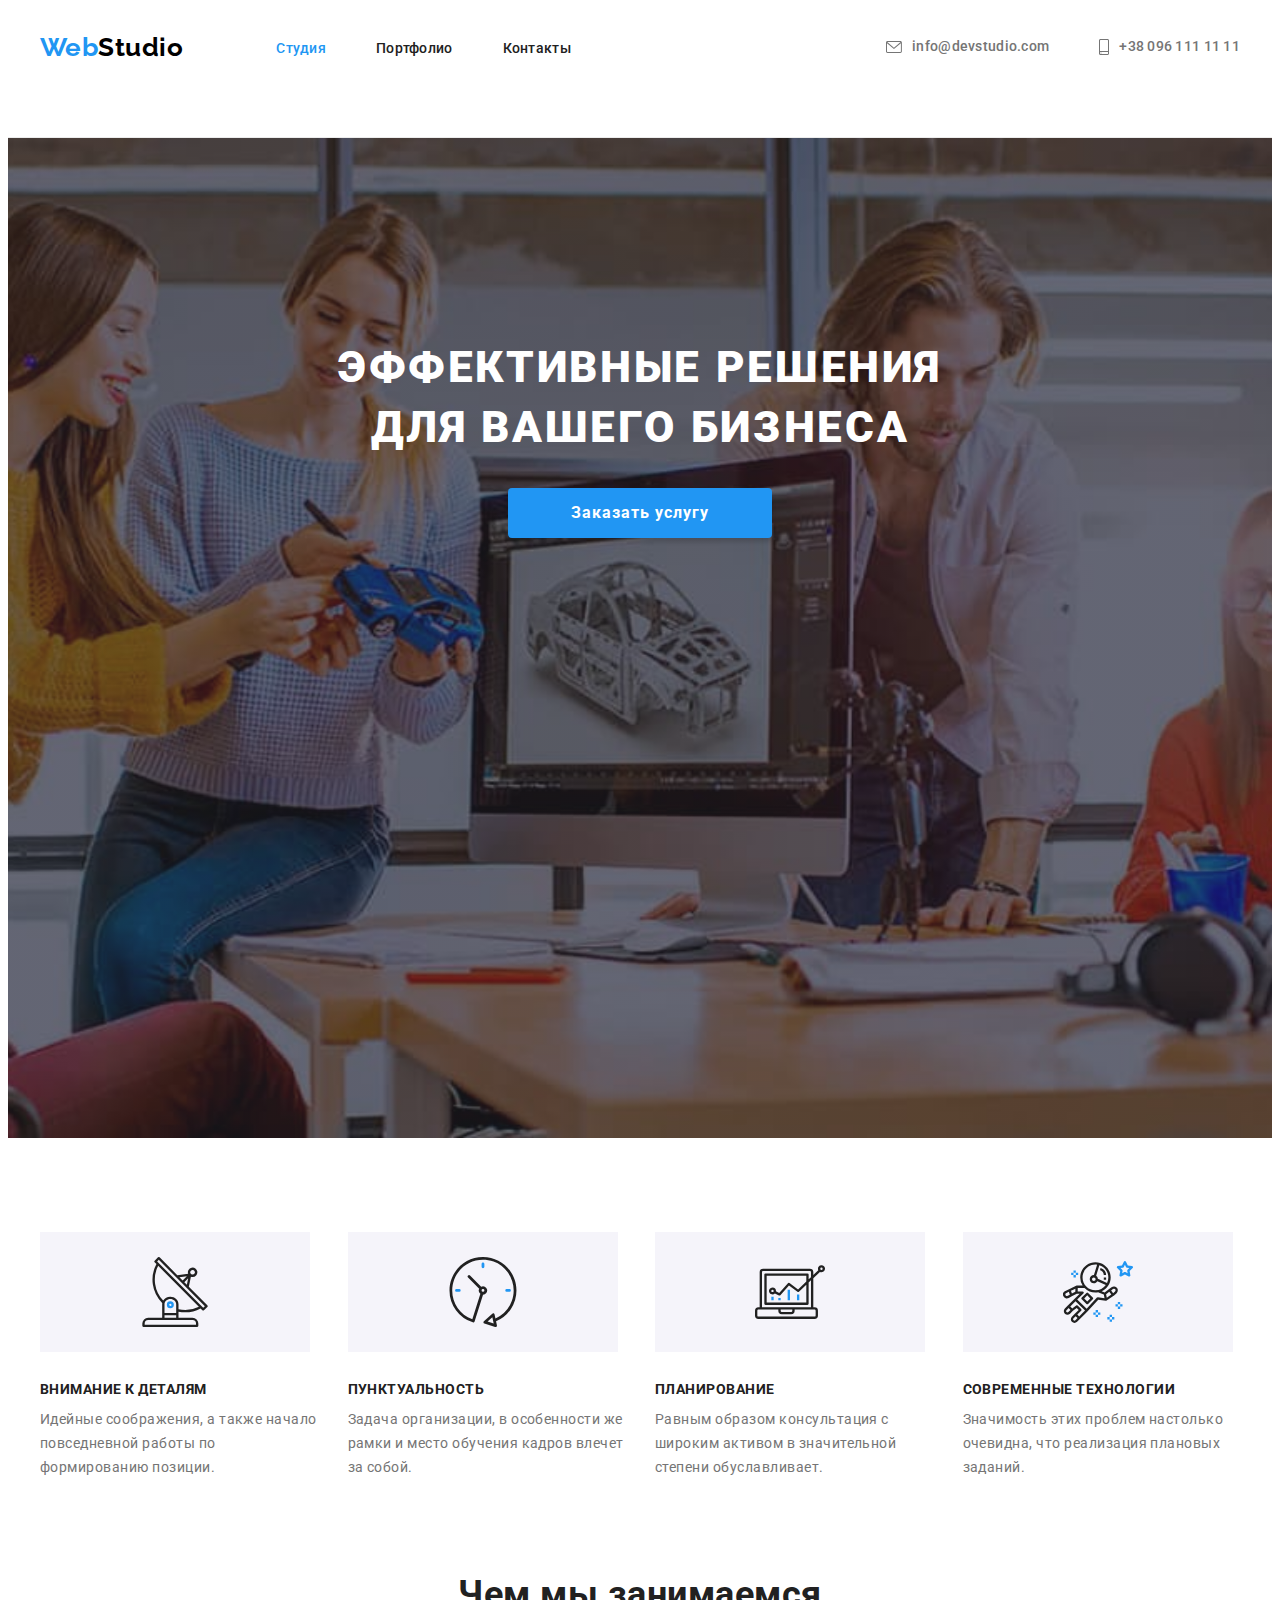
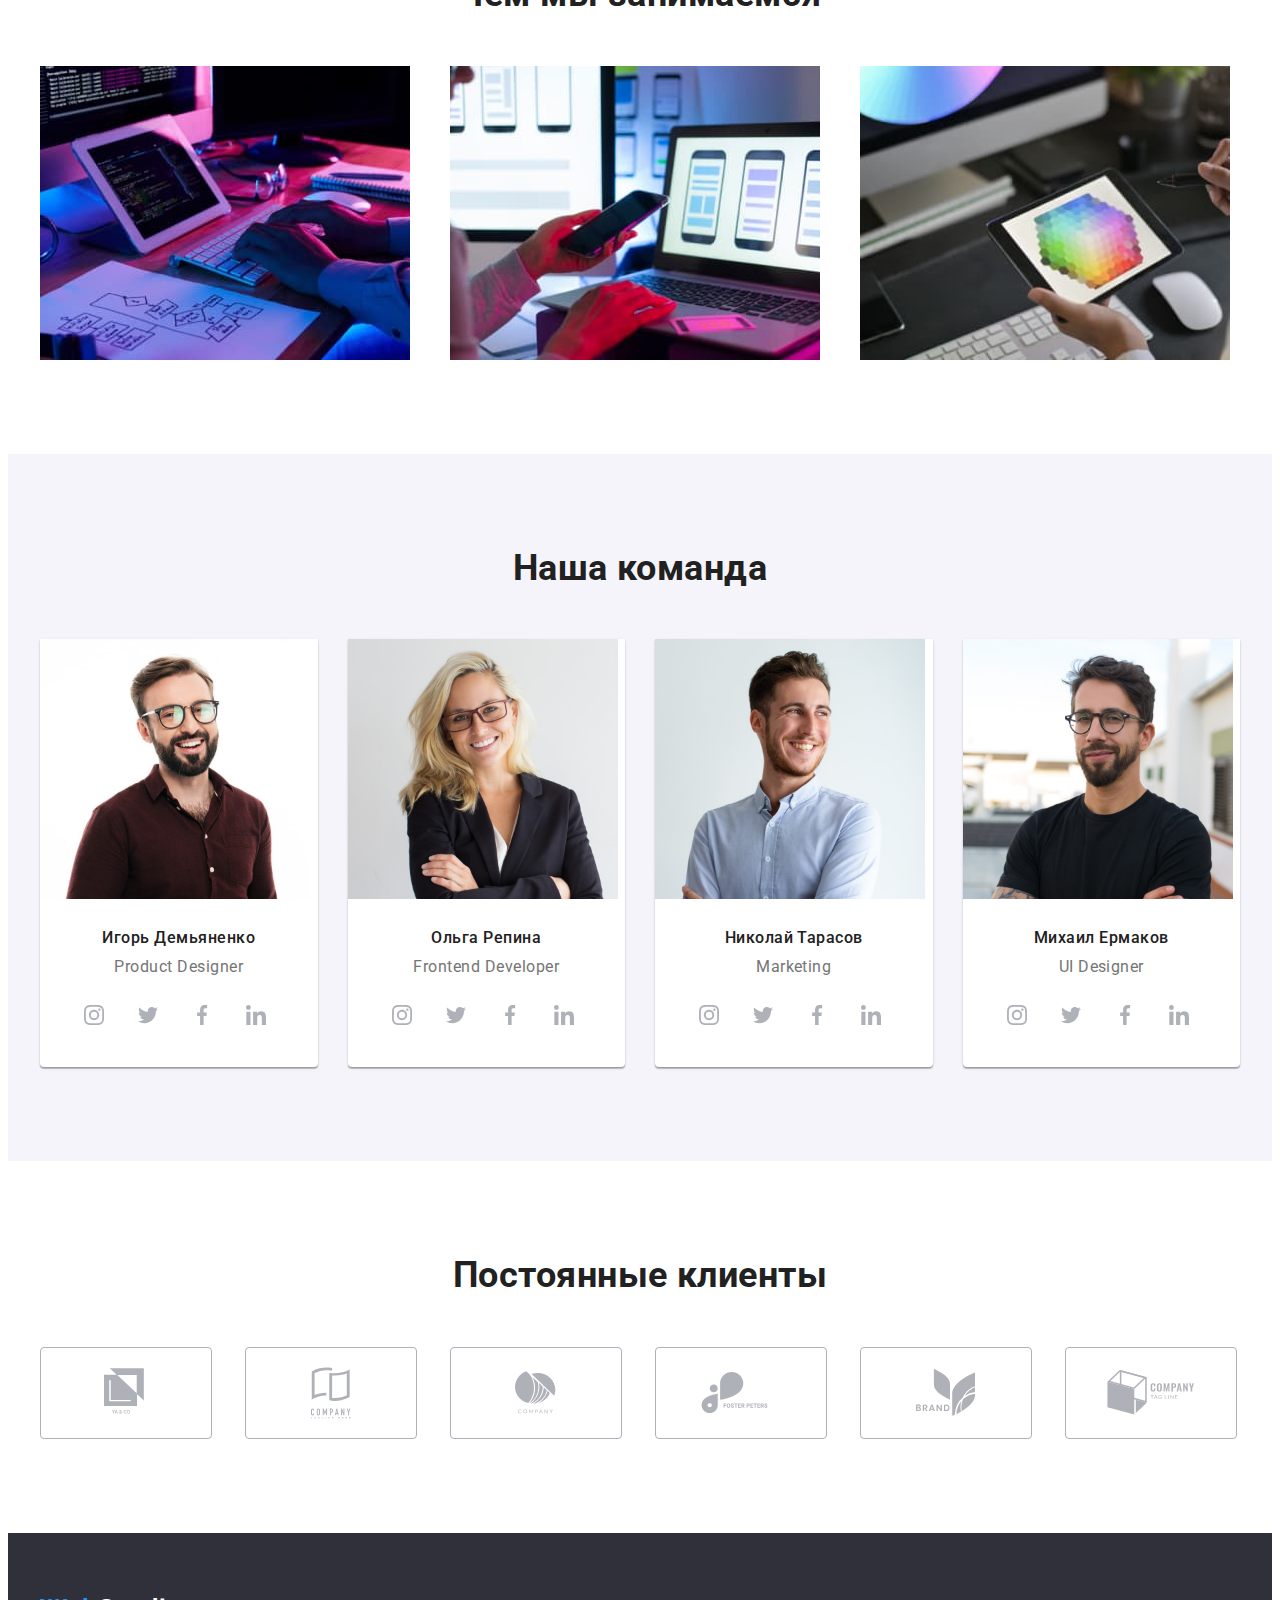
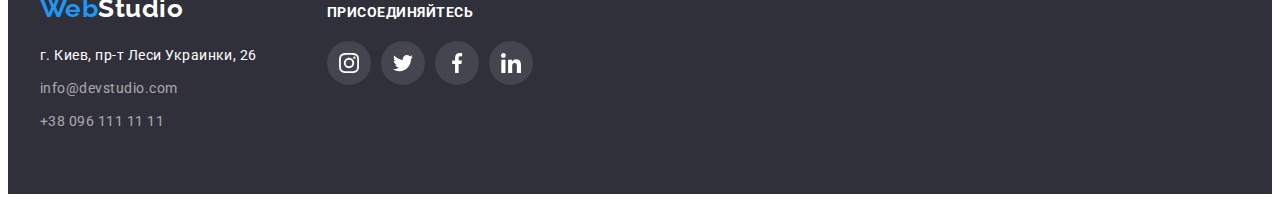
<file: index.html>
<!DOCTYPE html>
<html lang="ru">
<head>
    <meta charset="UTF-8">
    <meta name="viewport" content="width=device-width, initial-scale=1.0">
    <title>WebStudio</title>
    <link rel="stylesheet" href="https://cdnjs.cloudflare.com/ajax/libs/modern-normalize/0.2.0/modern-normalize.css" integrity="sha512-oxqL25oMBPTFLK5OOR4U/Y//5oyc+3B8MJVTuGD2FLdyA+VXlhKMyQ7YjHNSI5+CLk0UdMLw1lV64dDuT1Batw==" crossorigin="anonymous" />
    <link rel="stylesheet" href="./css/style.css">
    <link rel="preconnect" href="https://fonts.gstatic.com">
    <link href="https://fonts.googleapis.com/css2?family=Raleway:wght@700&family=Roboto:wght@400;500;700;900&display=swap" rel="stylesheet">
</head>

<body>

    <header class="header">
       <div class="container">
            <nav class="header-nav">
                <a href="./index.html" class="header-logo">Web<span>Studio</span></a>
                <ul class="header-pages">
                    <li class="hd-page"><a href="./index.html" class="current">Студия</a></li>
                    <li class="hd-page"><a href="./portfolio.html">Портфолио</a></li>
                    <li class="hd-page"><a href="">Контакты</a></li>
                </ul>
            </nav>
                <ul class="header-contacts">
                    <li class="hd-contact">
                        <a href="mailto:info@devstudio.com">
                            <svg class="contact-icon" width="16px" height="12px">
                                <use href="./images/icons.svg#mail"></use>
                            </svg>info@devstudio.com
                        </a>
                    </li>
                    <li class="hd-contact"><a href="tel:+380961111111">
                        <svg class="contact-icon" width="10px" height="16px">
                            <use href="./images/icons.svg#phone"></use>
                        </svg>+38 096 111 11 11</a>
                    </li>
                </ul>  
        </div>      
    </header>

    <main>
     <!--Герой-->
        <section class="hero">
           <h1 class="hero-title">Эффективные решения <br> для вашего бизнеса</h1>
           <a href="" class="hero-btn">Заказать услугу</a>
        </section>
     <!--Преимущества-->
        <section class="features">
            <div class="container">
                <h2 class="visually-hidden">Наши преимущества</h2>               
                <ul class="features-list grid">
                    <li>
                       <div class="feature-icon">
                        <svg  width="70px" height="70px">
                            <use href="./images/icons.svg#antenna"></use>
                        </svg>
                       </div>
                        <h3>Внимание к деталям</h3>
                        <p>Идейные соображения, а также начало повседневной работы по формированию позиции.</p>
                    </li>
                    <li>
                        <div class="feature-icon">
                            <svg  width="70px" height="70px">
                                <use href="./images/icons.svg#clock"></use>
                            </svg>
                           </div>
                        <h3>Пунктуальность</h3>
                        <p>Задача организации, в особенности же рамки и место обучения кадров влечет за собой.</p>
                    </li>  
                    <li>
                        <div class="feature-icon">
                            <svg  width="70px" height="70px">
                                <use href="./images/icons.svg#diagram"></use>
                            </svg>
                           </div>
                        <h3>Планирование</h3>
                        <p>Равным образом консультация с широким активом в значительной степени обуславливает.</p>
                    </li>
                    <li>
                        <div class="feature-icon">
                            <svg  width="70px" height="70px">
                                <use href="./images/icons.svg#astronaut"></use>
                            </svg>
                           </div>
                        <h3>Современные технологии</h3>
                        <p>Значимость этих проблем настолько очевидна, что реализация плановых заданий.</p>
                    </li>
                </ul>
        </div>
        </section>
     <!--Чем занимаемся-->
        <section class="specialty">
            <div class="container">
                <h2 class="specialty-title">Чем мы занимаемся</h2>
                <ul class="specialty-list grid">        
                    <li><div class="thumb">
                            <img class="img" src="./images/osobenosti/programer-working.jpg" 
                            alt="Программист работает в офисе за столом" 
                            width="370" height="294">
                        </div>
                    </li>

                    <li><div class="thumb">
                            <img class="img" src="./images/osobenosti/phone-designer.jpg" 
                            alt="Веб-дизайнер разрабатывает интерфейс приложения для смартфонов" 
                            width="370" height="294"> 
                        </div>
                    </li>

                    <li><div class="thumb">
                            <img class="img" src="./images/osobenosti/color-design.jpg" 
                            alt="Веб-дизайнер выбирает цвет на графическом планшете" 
                            width="370" height="294">
                        </div>
                    </li>
                </ul>
            </div>
        </section>
     <!--Наша команда-->
        <section class="our-team">
            <div class="container">
                <h2 class="team-title">Наша команда</h2>
                <ul class="team-list grid">
                    <li>
                        <img src="./images/komanda/ihor-demiyanenko.jpg" 
                        alt="Участник команды" width="270" height="260">
                        <div class="team-list-content">
                            <h3>Игорь Демьяненко</h3>
                            <p>Product Designer</p>
                            <ul class="team social-links">
                                <li><a href="" alt="Instagram"> 
                                        <svg class="link-icon" width="20px" height="20px">
                                            <use href="./images/icons.svg#instagram"></use>
                                        </svg>
                                    </a>
                                </li>

                                <li><a href="" alt="Twitter">
                                        <svg class="link-icon" width="20px" height="20px">
                                            <use href="./images/icons.svg#twitter"></use>
                                        </svg>
                                    </a>
                                </li>

                                <li><a href="" alt="Facebook">
                                        <svg class="link-icon" width="20px" height="20px">
                                            <use href="./images/icons.svg#facebook"></use>
                                        </svg>
                                    </a>
                                </li>

                                <li><a href="" alt="Linkedin">
                                        <svg class="link-icon" width="20px" height="20px">
                                            <use href="./images/icons.svg#linkedin"></use>
                                        </svg>
                                    </a>
                                </li>
                            </ul>
                        </div>
                    </li>

                    <li>
                        <img src="./images/komanda/olga-repina.jpg" alt="Участник команды" 
                        width="270" height="260">
                        <div class="team-list-content">
                            <h3>Ольга Репина</h3>
                            <p>Frontend Developer</p>
                            <ul class="team social-links">
                                <li><a href="" alt="Instagram"> 
                                        <svg class="link-icon" width="20px" height="20px">
                                            <use href="./images/icons.svg#instagram"></use>
                                        </svg>
                                    </a>
                                </li>

                                <li><a href="" alt="Twitter">
                                        <svg class="link-icon" width="20px" height="20px">
                                            <use href="./images/icons.svg#twitter"></use>
                                        </svg>
                                    </a>
                                </li>

                                <li><a href="" alt="Facebook">
                                        <svg class="link-icon" width="20px" height="20px">
                                            <use href="./images/icons.svg#facebook"></use>
                                        </svg>
                                    </a>
                                </li>

                                <li><a href="" alt="Linkedin">
                                        <svg class="link-icon" width="20px" height="20px">
                                            <use href="./images/icons.svg#linkedin"></use>
                                        </svg>
                                    </a>
                                </li>
                            </ul>
                        </div>
                    </li>

                    <li>
                        <img src="./images/komanda/nikolay-tarasov.jpg" 
                        alt="Участник команды" width="270" height="260">
                        <div class="team-list-content">
                            <h3>Николай Тарасов</h3>
                            <p>Marketing</p>
                            <ul class="team social-links">
                                <li><a href="" alt="Instagram"> 
                                        <svg class="link-icon" width="20px" height="20px">
                                            <use href="./images/icons.svg#instagram"></use>
                                        </svg>
                                    </a>
                                </li>

                                <li><a href="" alt="Twitter">
                                        <svg class="link-icon" width="20px" height="20px">
                                            <use href="./images/icons.svg#twitter"></use>
                                        </svg>
                                    </a>
                                </li>

                                <li><a href="" alt="Facebook">
                                        <svg class="link-icon" width="20px" height="20px">
                                            <use href="./images/icons.svg#facebook"></use>
                                        </svg>
                                    </a>
                                </li>

                                <li><a href="" alt="Linkedin">
                                        <svg class="link-icon" width="20px" height="20px">
                                            <use href="./images/icons.svg#linkedin"></use>
                                        </svg>
                                    </a>
                                </li>
                            </ul>
                        </div>
                    </li>
                    
                    <li>
                        <img src="./images/komanda/mixail-ermakov.jpg" 
                        alt="" width="270" height="260">
                        <div class="team-list-content">
                            <h3>Михаил Ермаков</h3>
                            <p>UI Designer</p>
                            <ul class="team social-links">
                                <li><a href="" alt="Instagram"> 
                                        <svg class="link-icon" width="20px" height="20px">
                                            <use href="./images/icons.svg#instagram"></use>
                                        </svg>
                                    </a>
                                </li>

                                <li><a href="" alt="Twitter">
                                        <svg class="link-icon" width="20px" height="20px">
                                            <use href="./images/icons.svg#twitter"></use>
                                        </svg>
                                    </a>
                                </li>

                                <li><a href="" alt="Facebook">
                                        <svg class="link-icon" width="20px" height="20px">
                                            <use href="./images/icons.svg#facebook"></use>
                                        </svg>
                                    </a>
                                </li>

                                <li><a href="" alt="Linkedin">
                                        <svg class="link-icon" width="20px" height="20px">
                                            <use href="./images/icons.svg#linkedin"></use>
                                        </svg>
                                    </a>
                                </li>
                            </ul>
                        </div>
                    </li>
                 </ul>
           </div>
        </section>
     <!-- Постоянные клиенты -->
        <section class="customers" >
            <div class="container">
                <h2 class="customers-title">Постоянные клиенты</h2>
                <ul class="customers-list grid">
                    <li><a href="">
                        <svg class="logo-icon" width="44px" height="49px">
                            <use href="./images/icons.svg#logo-1"></use>
                        </svg>
                    </a>
                    </li>

                    <li><a href="">
                            <svg class="logo-icon" width="40px" height="52px">
                                <use href="./images/icons.svg#logo-2"></use>
                            </svg>
                        </a>
                    </li>

                    <li><a href="">
                            <svg class="logo-icon" width="41px" height="43px">
                                <use href="./images/icons.svg#logo-3"></use>
                            </svg>
                    </a>
                    </li>

                    <li><a href="">
                            <svg class="logo-icon" width="80px" height="42px">
                                <use href="./images/icons.svg#logo-4"></use>
                            </svg>
                    </a>
                    </li>

                    <li><a href="">
                            <svg class="logo-icon" width="59px" height="47px">
                                <use href="./images/icons.svg#logo-5"></use>
                            </svg>
                        </a>
                    </li>
                    
                    <li><a href="">
                            <svg class="logo-icon" width="88px" height="45px">
                                <use href="./images/icons.svg#logo-6"></use>
                            </svg>
                        </a>
                    </li>
                </ul>
            </div>
        </section>
    </main>

    <footer class="footer">
        <div class="container">
            <div>
                <a href="./index.html" class="footer-logo">Web<span>Studio</span></a>
                <address>
                    <p class="footer-address">г. Киев, пр-т Леси Украинки, 26</p>
                    <ul class="footer-contacts">
                        <li class="ft-contact"><a href="mailto:info@devstudio.com">info@devstudio.com</a></li>
                        <li class="ft-contact"><a href="tel:+380961111111">+38 096 111 11 11</a></li>
                    </ul>
                </address>
            </div>

            <div class="join-us">
                <h3 class="join-title">присоединяйтесь</h3>
                <ul class="join social-links">
                    <li><a href="" alt="Instagram"> 
                            <svg class="link-icon" width="20px" height="20px">
                                <use href="./images/icons.svg#instagram"></use>
                            </svg>
                        </a>
                    </li>

                    <li><a href="" alt="Twitter">
                            <svg class="link-icon" width="20px" height="20px">
                                <use href="./images/icons.svg#twitter"></use>
                            </svg>
                        </a>
                    </li>

                    <li><a href="" alt="Facebook">
                            <svg class="link-icon" width="20px" height="20px">
                                <use href="./images/icons.svg#facebook"></use>
                            </svg>
                        </a>
                    </li>

                    <li><a href="" alt="Linkedin">
                            <svg class="link-icon" width="20px" height="20px">
                                <use href="./images/icons.svg#linkedin"></use>
                            </svg>
                        </a>
                    </li>
                </ul>
            </div>
        </div>
    </footer>
     
</body>
</html>
</file>
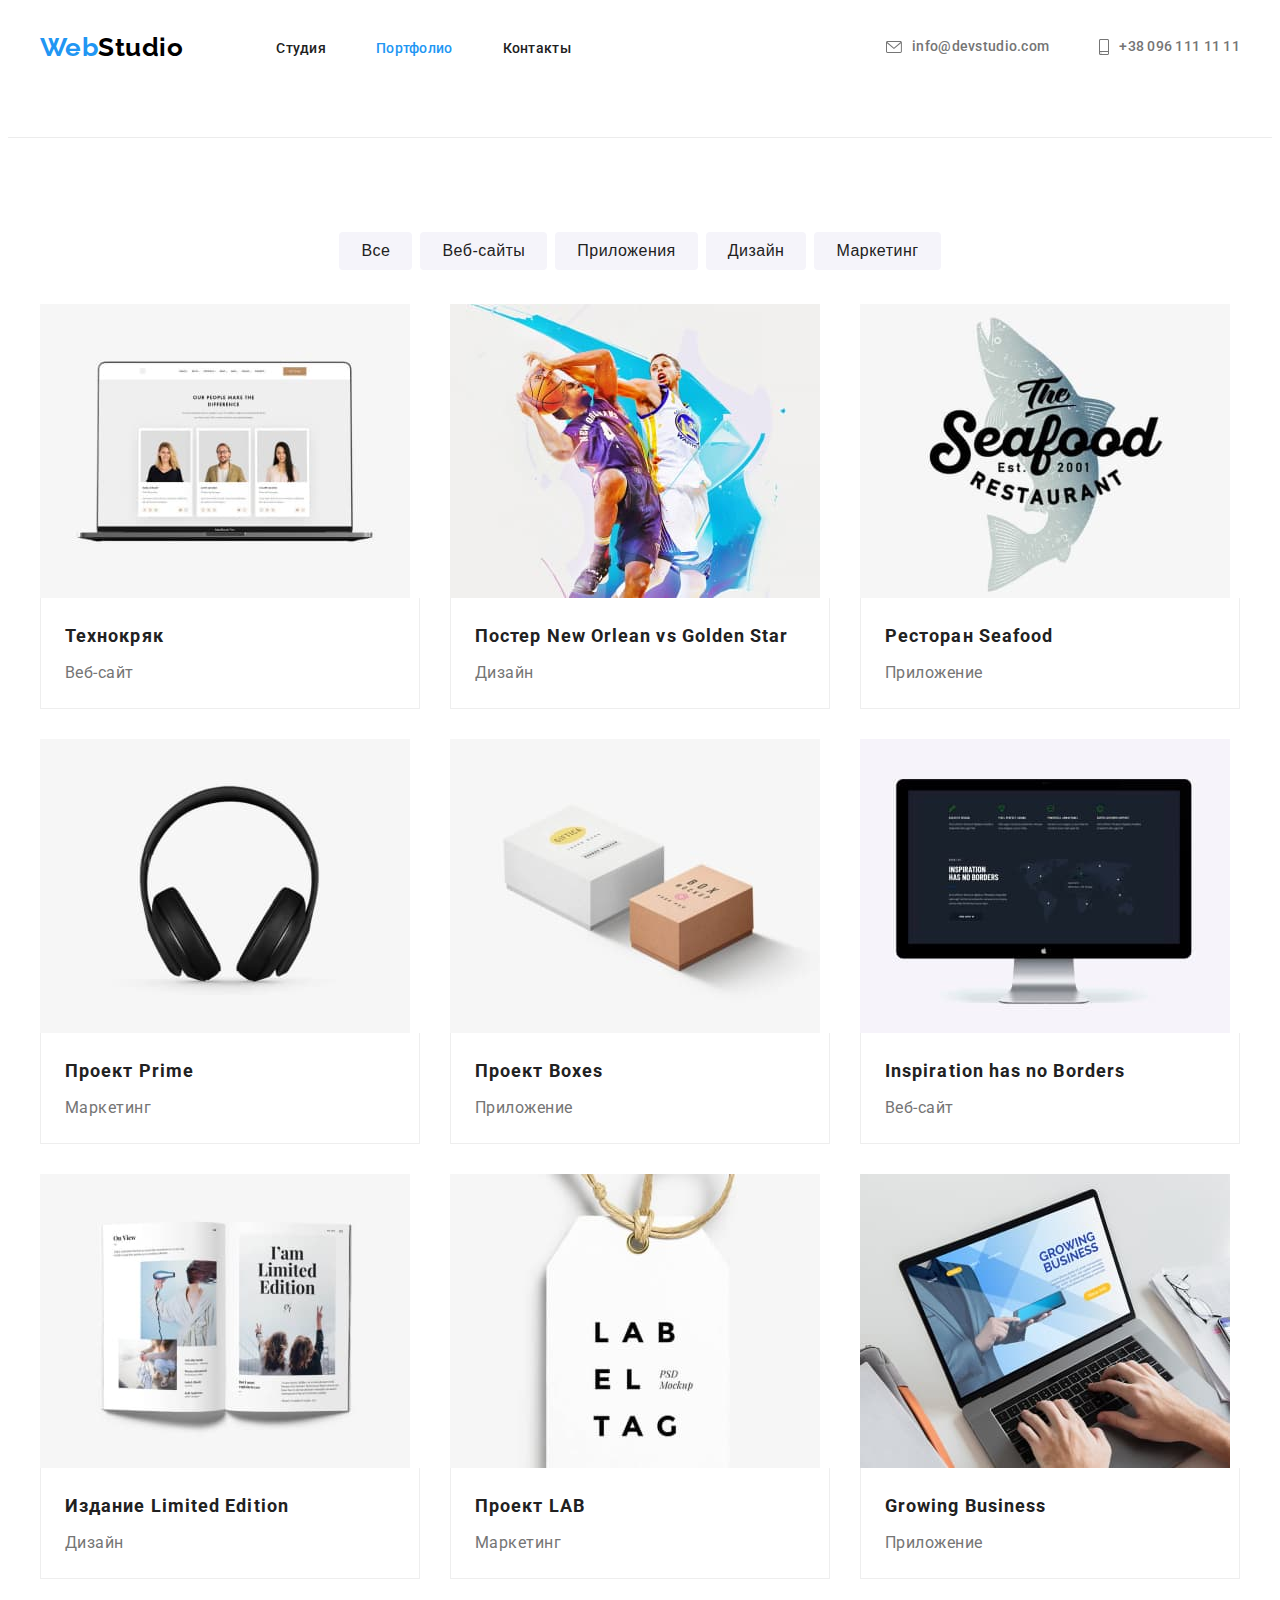
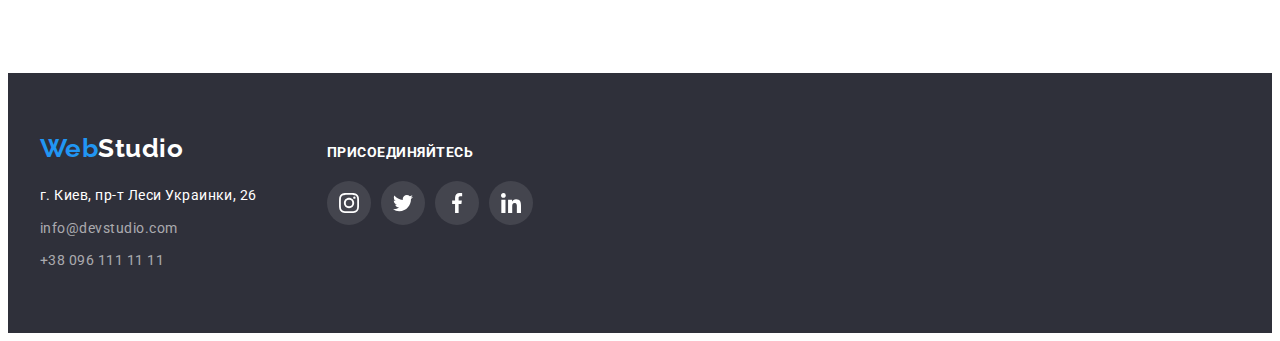
<file: portfolio.html>
<!DOCTYPE html>
<html lang="ru">
<head>
    <meta charset="UTF-8">
    <meta name="viewport" content="width=device-width, initial-scale=1.0">
    <title>WebStudio</title>
    <link rel="stylesheet" href="https://cdnjs.cloudflare.com/ajax/libs/modern-normalize/0.2.0/modern-normalize.css" integrity="sha512-oxqL25oMBPTFLK5OOR4U/Y//5oyc+3B8MJVTuGD2FLdyA+VXlhKMyQ7YjHNSI5+CLk0UdMLw1lV64dDuT1Batw==" crossorigin="anonymous" />
    <link rel="stylesheet" href="./css/style.css">
    <link rel="preconnect" href="https://fonts.gstatic.com">
    <link href="https://fonts.googleapis.com/css2?family=Raleway:wght@700&family=Roboto:wght@400;500;700;900&display=swap" rel="stylesheet">
</head>

<body>
    <header class="header">
        <div class="container">
             <nav class="header-nav">
                 <a href="./index.html" class="header-logo">Web<span>Studio</span></a>
                 <ul class="header-pages">
                    <li class="hd-page"><a href="./index.html">Студия</a></li>
                    <li class="hd-page"><a href="./portfolio.html" class="current">Портфолио</a></li>
                     <li class="hd-page"><a href="">Контакты</a></li>
                 </ul>
             </nav>
                 <ul class="header-contacts">
                     <li class="hd-contact">
                         <a href="mailto:info@devstudio.com">
                             <svg class="contact-icon" width="16px" height="12px">
                                 <use href="./images/icons.svg#mail"></use>
                             </svg>info@devstudio.com
                         </a>
                     </li>
                     <li class="hd-contact"><a href="tel:+380961111111">
                         <svg class="contact-icon" width="10px" height="16px">
                             <use href="./images/icons.svg#phone"></use>
                         </svg>+38 096 111 11 11</a>
                     </li>
                 </ul>  
         </div>      
     </header>

    <main>
      <section class="portfolio">
            <div class="container">
                <h2 class="visually-hidden">Портфолио наших работ</h2>
                <ul class="portfolio-filter">
                    <li class="portfolio-filt-btn"><button type="button">Все</button></li>
                    <li class="portfolio-filt-btn"><button type="button">Веб-сайты</button></li>
                    <li class="portfolio-filt-btn"><button type="button">Приложения</button></li>
                    <li class="portfolio-filt-btn"><button type="button">Дизайн</button></li>
                    <li class="portfolio-filt-btn"><button type="button">Маркетинг</button></li>
                </ul>
        
                <ul class="portfolio-list grid">
                    <li>
                        <a href="">
                            <img src="./images/portfolio/tehnocrack.jpg" alt="" width="370" height="294">
                            <div class="portfolio-list-content">
                                <h2>Технокряк</h2>
                                <p>Веб-сайт</p>
                            </div>
                        </a>
                    </li>  

                    <li>
                        <a href="">
                            <img src="./images/portfolio/poster.jpg" alt="" width="370" height="294">
                            <div class="portfolio-list-content">
                                <h2>Постер New Orlean vs Golden Star</h2>
                                <p>Дизайн</p>
                            </div>
                        </a>
                    </li>

                    <li>
                        <a href="">
                            <img src="./images/portfolio/seafood.jpg" alt="" width="370" height="294">
                            <div class="portfolio-list-content">
                                <h2>Ресторан Seafood</h2>
                                <p>Приложение</p>
                            </div>
                        </a>
                    </li> 

                    <li>
                        <a href="">
                        <img src="./images/portfolio/prime.jpg" alt="" width="370" height="294">
                                <div class="portfolio-list-content">
                                <h2>Проект Prime</h2>
                                <p>Маркетинг</p>
                            </div>
                        </a>
                    </li>  

                    <li>
                        <a href="">
                            <img src="./images/portfolio/boxes.jpg" alt="" width="370" height="294">
                            <div class="portfolio-list-content">
                                <h2>Проект Boxes</h2>
                                <p>Приложение</p>
                            </div>
                        </a>
                    </li>  

                    <li> 
                        <a href="">
                            <img src="./images/portfolio/inspiration.jpg" alt="" width="370" height="294">
                            <div class="portfolio-list-content">
                                <h2>Inspiration has no Borders</h2>
                                <p>Веб-сайт</p>
                            </div> 
                        </a>    
                    </li>

                    <li>
                        <a href="">
                            <img src="./images/portfolio/limited-edition.jpg" alt="" width="370" height="294">
                            <div class="portfolio-list-content">
                                <h2>Издание Limited Edition</h2>
                                <p>Дизайн</p>
                            </div>
                        </a>
                    </li>  

                    <li>
                        <a href="">
                            <img src="./images/portfolio/lab.jpg" alt="" width="370" height="294">
                            <div class="portfolio-list-content">
                                <h2>Проект LAB</h2>
                                <p>Маркетинг</p>
                            </div>
                        </a>
                    </li>  

                    <li>
                        <a href="">
                            <img src="./images/portfolio/growing-bussines.jpg" alt="" width="370" height="294">
                                <div class="portfolio-list-content">
                                <h2 class="title">Growing Business</h2>
                                <p>Приложение</p>
                            </div>
                        </a>
                    </li>
                </ul>
            </div>
        </section>
    </main>

    <footer class="footer">
        <div class="container">
            <div>
                <a href="./index.html" class="footer-logo">Web<span>Studio</span></a>
                <address>
                    <p class="footer-address">г. Киев, пр-т Леси Украинки, 26</p>
                    <ul class="footer-contacts">
                        <li class="ft-contact"><a href="mailto:info@devstudio.com">info@devstudio.com</a></li>
                        <li class="ft-contact"><a href="tel:+380961111111">+38 096 111 11 11</a></li>
                    </ul>
                </address>
            </div>

            <div class="join-us">
                <h3 class="join-title">присоединяйтесь</h3>
                <ul class="join social-links">
                    <li><a href=""> 
                            <svg class="link-icon" width="20px" height="20px">
                                <use href="./images/icons.svg#instagram"></use>
                            </svg>
                        </a>
                    </li>

                    <li><a href="">
                            <svg class="link-icon" width="20px" height="20px">
                                <use href="./images/icons.svg#twitter"></use>
                            </svg>
                        </a>
                    </li>

                    <li><a href="">
                            <svg class="link-icon" width="20px" height="20px">
                                <use href="./images/icons.svg#facebook"></use>
                            </svg>
                        </a>
                    </li>

                    <li><a href="">
                            <svg class="link-icon" width="20px" height="20px">
                                <use href="./images/icons.svg#linkedin"></use>
                            </svg>
                        </a>
                    </li>
                </ul>
            </div>
        </div>
    </footer>
    
</body>
</html>
</file>
<file: css/style.css>
:root {
  --main-blue: #2196F3;
  --text-grey: #757575;
  --title-grey: #212121;
  --dark-back: #2F303A;
  --light-back: #F5F4FA;
  --white: #ffffff;
  --text-white6: rgba(255, 255, 255, 0.6);
}

ul {
  list-style: none;
  padding: 0;
  margin: 0;
}

a {
  text-decoration: none;
}

body { 
  color: var(--text-grey);
  font-family: 'Roboto', sans-serif;
  letter-spacing: 0.03em;
}

h1,h2,h3 {
  color: var(--title-grey);
  margin-top: 0;
  margin-bottom: 0;
} 

img {
  display: block;
  max-width: 100%;
  height: auto;
}

.container {
  width: 1200px;
  padding-left: 15px;
  padding-right: 15px;
  margin-left: auto;
  margin-right: auto;
}

/* Шапка */
.header {
  background-color: var(--white);
  border-bottom: 1px solid #ECECEC;
  padding-top: 24px;
  padding-bottom: 25px;
  height: 80px;
}

.header .container,
.header-nav,
.header-pages,
.header-contacts {
  display: flex;
  align-items: center;
  justify-content: space-between;
}

.hd-page {
  margin-left: 50px;
}

.hd-page:first-child {
  margin-left: 93px;
}

.header-pages a {
  color: var(--title-grey);
  font-weight: 500;
  font-size: 14px;
  line-height: 1.14;
  letter-spacing: 0.02em;
}

.header-pages a:hover,
.header-pages a:focus {
  color: var(--main-blue);
}

.header-pages .current {
  color: var(--main-blue);
}

.header-contacts a {
  display: flex;

  color: var(--text-grey);

  font-weight: 500;
  font-size: 14px;
  line-height: 1.14;
  letter-spacing: 0.02em;
}

.hd-contact {
  margin-left: auto;
  margin-right: 50px;
}

.hd-contact:last-child {
  margin-right: 0;
}

.header-contacts a:hover,
.header-contacts a:focus {
  color: var(--main-blue);
}

.contact-icon {
  align-self: center;
  margin-right: 10px;  
   
  fill: currentColor;
}

/* Лого */
.header-logo, 
.footer-logo {
  color: var(--main-blue);

  font-family: 'Raleway', sans-serif;
  font-weight: 700;
  font-size: 26px;
  line-height: 1.19;
}  

.header-logo span {
  color: #000000;
}

.footer-logo span {
  color: var(--white);
}

/* Герой */
.hero {
  padding-top: 200px;
  padding-bottom: 200px;
 
  height: 600px;
  max-width: 1600px;
  margin-left: auto;
  margin-right: auto;
  
  background-image: linear-gradient( to bottom, rgba(47, 48, 58, 0.4) ,rgba(47, 48, 58, 0.4)), url(../images/hero-bg.jpg); 

  background-color: #C4C4C4;
  background-position: center;
  background-repeat: no-repeat;
  background-size: cover; 
 
  text-align: center;
}

.hero-title {
  margin-bottom: 30px;
  margin-left: auto;
  margin-right: auto;
  
  color: var(--white);

  text-transform: uppercase;
  font-weight: 900;
  font-size: 44px;
  line-height: 1.36;
  letter-spacing: 0.06em;
}

.hero-btn {
  display: inline-block;
  border-radius: 4px;
  min-width: 200px;
  padding: 10px 32px;
  margin-left: auto;
  margin-right: auto;
  
  background-color: var(--main-blue);
  color: var(--white);
  box-shadow: 0px 4px 4px rgba(0, 0, 0, 0.15);
  
  font-weight: 700;
  font-size: 16px;
  line-height: 1.87;
  text-align: center;
  letter-spacing: 0.06em;
}

.hero-btn:hover,
.hero-btn:focus {
  background-color: #188CE8;
}

/* /Sections&grid */
.features, .specialty, .our-team, .portfolio, .customers {
  padding-top: 94px;
  padding-bottom: 94px;
}

.specialty-title,.team-title,.customers-title {
  margin-bottom: 50px;
  
  font-weight: 700;
  font-size: 36px;
  line-height: 1.16;
  text-align: center;
}

.grid {
  display: flex;
  flex-wrap: wrap;
  margin-left: -30px;
  margin-top: -30px;
}

.grid>li {
  margin-left: 30px;
  margin-top: 30px;
}

/* Преимущества*/
.visually-hidden {
  position: absolute;
  width: 1px;
  height: 1px;
  margin: -1px;
  border: 0;
  padding: 0;

  white-space: nowrap;
  clip-path: inset(100%);
  clip: rect(0 0 0 0);
  overflow: hidden;
}

.feature-icon {
  display: flex;
  margin-bottom: 30px;
  width: 270px;
  height: 120px;
  background-color: var(--light-back);
  align-items: center;
  justify-content: center;
}

.features-list h3 {
  font-weight: 700;
  font-size: 14px;
  line-height: 1.14;
  text-transform: uppercase;
  margin-bottom: 10px;
}

.features-list>li {
  width: 270px;
  flex-basis: calc(100% / 4 - 30px);
}

.features p {
  font-weight: 400;
  font-size: 14px;
  line-height: 1.71;
  margin: 0;
}

/* Чем мы занимаемся */
.specialty {
  padding-top: 0;
}

.specialty-list>li {
  flex-basis: calc(100% / 3 - 30px);
}

.specialty-list .thumb {
  height: 294px;
}

.specialty-list .img {
  max-width: 100%;
  max-height: 100%;
  object-fit: cover;
}

/* Ccылки на социальные сети */

.social-links {
  display: flex;
  width: 206px;
  height: 44px;
  justify-content: space-between;
}

.social-links a {
  display: flex;
  height: 44px;
  width: 44px;
  align-items: center;
  justify-content: center;
}

.team.social-links a {
  color: #AFB1B8;
}

.join.social-links a {
  color: var(--white);
  background-color: rgba(255, 255, 255, 0.1);
  border-radius: 50%;
}

.social-links a:hover, 
.social-links a:focus {
  color: var(--white);
  background-color: var(--main-blue);
  border-radius: 50%;
  outline: none;
}

.link-icon {
  fill: currentColor;
}
 
/* Наша команда */
.our-team {
  background-color: var(--light-back);
}

.team-list>li {
  flex-basis: calc(100% / 4 - 30px);

  background-color: var(--white);
  box-shadow: 0px 1px 3px rgba(0, 0, 0, 0.12), 0px 1px 1px rgba(0, 0, 0, 0.14), 0px 2px 1px rgba(0, 0, 0, 0.2);
  border-radius: 0px 0px 4px 4px;
}

.team-list-content {
  text-align: center;
  padding: 30px 32px;
}

.team-list h3 {
  margin-bottom: 10px;

  font-weight: 500;
  font-size: 16px;
  line-height: 1.18;
}

.team-list p {
  margin: 0;
  margin-bottom: 16px;
  font-weight: 400;
  font-size: 16px;
  line-height: 1.18;

}

/* Постоянные клиенты */
.customers-list>li{
  flex-basis: calc(100% / 6 - 30px);
}

.customers-list a {
  display: flex;
  width: 170px;
  height: 90px;
  color: #AFB1B8;
  border: 1px solid;
  border-radius: 4px;
  align-items: center;
  justify-content: center;
}

.customers-list a:hover, 
.customers-list a:focus {
  color: var(--main-blue);
  outline: none;
}

.logo-icon { 
  fill: currentColor;
}

/* Подвал */
.footer {
  background-color: var(--dark-back);
  padding-top: 60px;
  padding-bottom: 60px;
}

/* Адресс, контакты */

.footer .container {
  display: flex;
  justify-content: start;
}

.footer-address,
.footer-contacts {
  font-style: normal;
  font-size: 14px;
  line-height: 1.71;
  display: flex;
  flex-direction: column;
}

.footer-address {
  margin: 0;
  margin-top: 20px;
      
  color: var(--white);
}

.footer-contacts a{
  display: inline-block;
  margin-top: 9px;

  color: var(--text-white6);
}

.footer-contacts a:hover,
.footer-contacts a:focus {
  color: var(--main-blue);
}

/* Присоеденяйтесь */

.join-us {
  margin-left: 70px;
} 

.join-title {
  font-weight: 700;
  font-size: 14px;
  line-height: 1.14;
  text-transform: uppercase;
  margin-bottom: 20px;
  color: var(--white);
  padding-top: 12px;
}

/* Портфолио */

.portfolio-filter {
  display: flex;
  margin-bottom: 34px;
  justify-content: center;
}

.portfolio-filter button {
  padding: 6px 22px;
  
  color: var(--title-grey);
  background-color: var(--light-back);
  border: none;
  border-radius: 4px;
 
  font-weight: 500;
  font-size: 16px;
  line-height: 1.62;
  letter-spacing: 0.03em;
  text-align: center;

  outline: none;
}

.portfolio-filt-btn {
  margin-right: 8px;
}

.portfolio-filt-btn:last-child {
  margin-right: 0;
}

.portfolio-filter button:hover,
.portfolio-filter button:focus {
  background-color: var(--main-blue);
  color: var(--white);
  box-shadow: 0px 3px 1px rgba(0, 0, 0, 0.1),0px 1px 2px rgba(0, 0, 0, 0.08), 0px 2px 2px rgba(0, 0, 0, 0.12);
}

.portfolio-list>li {
  flex-basis: calc(100% / 3 - 30px);

  background-color: var(--white);
}

.portfolio-list a {display: block;}

.portfolio-list a:hover,
.portfolio-list a:focus {
  box-shadow: 0px 1px 1px rgba(0, 0, 0, 0.12), 0px 4px 4px rgba(0, 0, 0, 0.06), 1px 4px 6px rgba(0, 0, 0, 0.16);
  outline: none;
}

.portfolio-list-content {
  padding: 20px 24px;
  border: 1px solid #EEEEEE;
  border-top: 0;
}

.portfolio-list h2 {
  margin-bottom: 4px;

  font-weight: 700;
  font-size: 18px;
  line-height: 2;
  letter-spacing: 0.06em;
}

.portfolio-list  p {
  margin: 0;

  font-weight: 400;
  font-size: 16px;
  line-height: 1.87;
  color: var(--text-grey);
}
</file>
